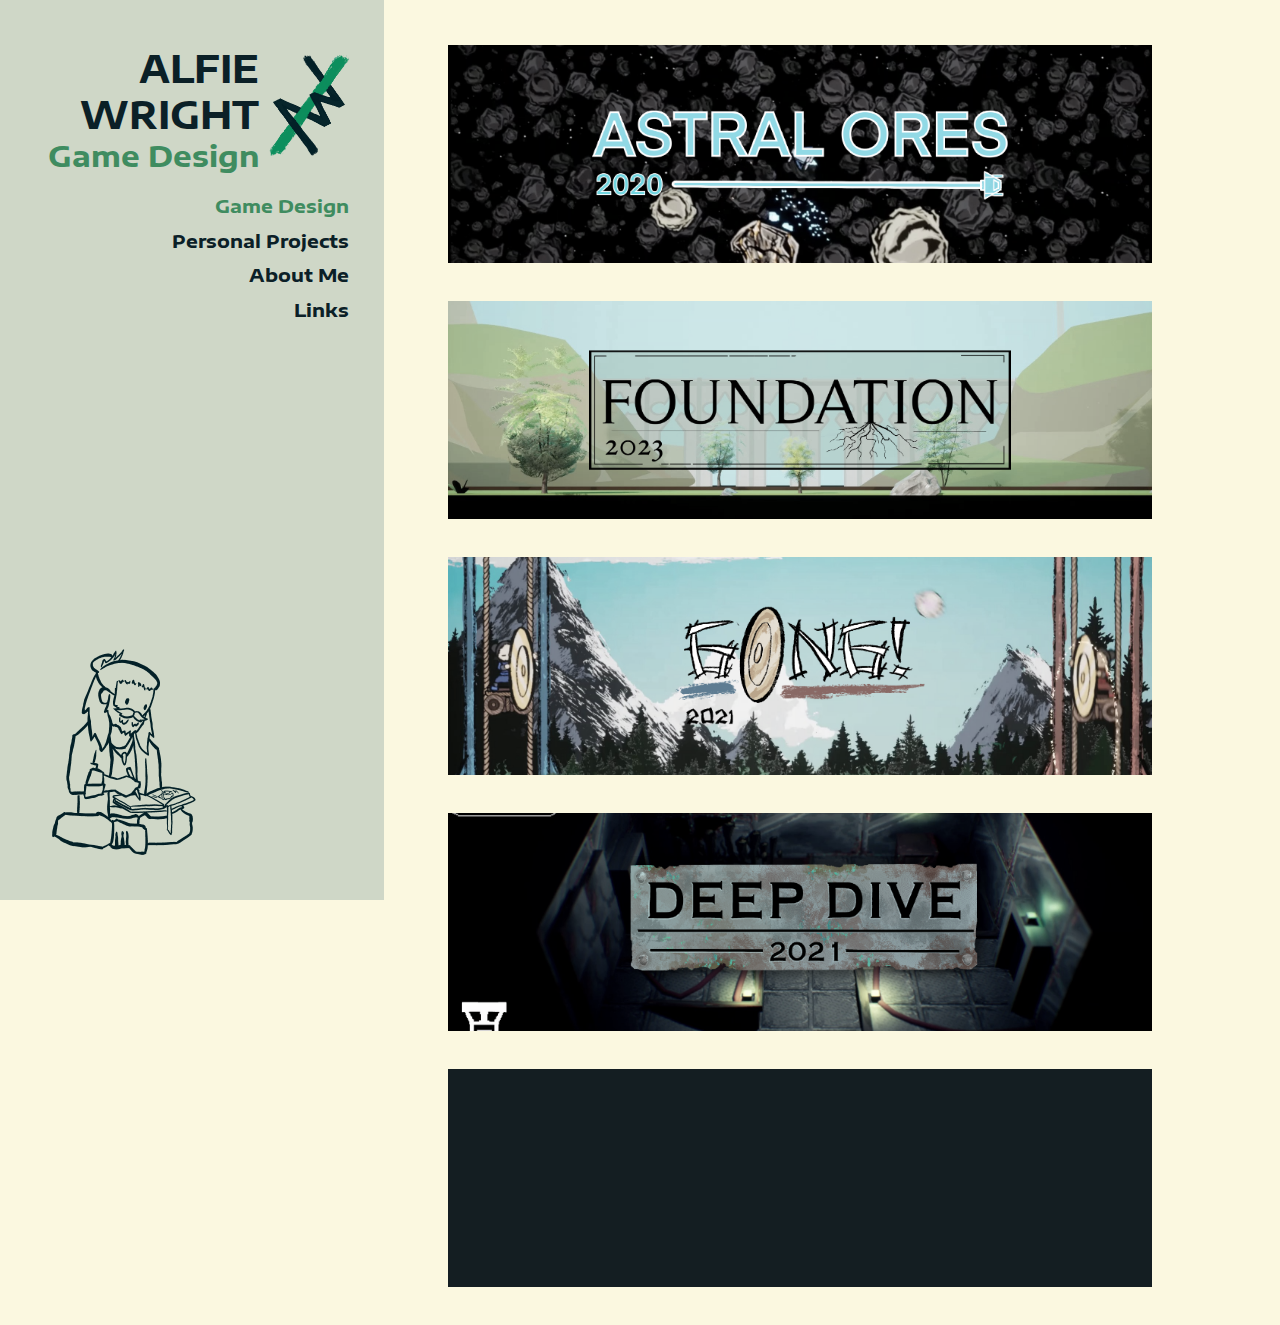
<file: index.html>
<!DOCTYPE html>
<html lang="en">
<head>
    <meta charset="UTF-8">
    <meta http-equiv="X-UA-Compatible" content="IE=edge">
    <meta name="viewport" content="width=device-width, initial-scale=1.0">
    <link rel="stylesheet" href="css/index.css">
    <script src="js/index.js" defer></script>
    <link rel="preconnect" href="https://fonts.googleapis.com">
    <link rel="preconnect" href="https://fonts.gstatic.com" crossorigin>
    <link href="https://fonts.googleapis.com/css2?family=Encode+Sans+Expanded&display=swap" rel="stylesheet">
    <title>Alfie Wright</title>
    <link rel="apple-touch-icon" sizes="180x180" href="favicon/apple-touch-icon.png">
    <link rel="icon" type="image/png" sizes="32x32" href="favicon/favicon-32x32.png">
    <link rel="icon" type="image/png" sizes="16x16" href="favicon/favicon-16x16.png">
    <link rel="manifest" href="favicon/site.webmanifest">
    <link rel="mask-icon" href="favicon/safari-pinned-tab.svg" color="#408c60">
    <meta name="msapplication-TileColor" content="#00a300">
    <meta name="theme-color" content="#ffffff">
</head>
<body>
    <div class="side-bar" >
        <div id="side-bar-menu">
            <div id="title">
                <div id="title-text">
                    <h1>
                        ALFIE WRIGHT
                    </h1>
                    <h2>
                        Game Design
                    </h2>
                </div>
                <div id="title-logo">
                    <img  class="logo" src="images/logo.png" alt="my logo">
                </div>
            </div>
            <div id="menu">
                <h3 class="menu-button selected">Game Design</h3>
                <a href="index.html"><h3 class="menu-button">Personal Projects</h3></a>
                <a href="about.html"><h3 class="menu-button">About Me</h3></a>
                <a href="https://linktr.ee/alfiewrightgames?utm_source=linktree_profile_share&ltsid=a021dda6-4839-4f9e-ab26-bf7019f820c7"><h3 class="menu-button">Links</h3></a>
            </div>
        </div>
        <div id="doodle">
            <img  class="doodles" src="images/drawing-doodle.gif" alt="A drawing of me sat down drawing">
        </div>
    </div>
    <div id="scrollable">
        <div id="spacer"></div>
        <a href="index.html">
            <div class="project-entry astral" id="astral">
                <div class="title-wrapper">
                    <div class="title astral"></div>
                </div>
            </div>
        </a>
        <a href="index.html">
            <div class="project-entry foundation" id="foundation">
                <div class="title-wrapper">
                    <div class="title foundation"></div>
                </div>
            </div>
        </a>
        <a href="index.html">
            <div class="project-entry gong" id="gong">
                <div class="title-wrapper">
                    <div class="title gong"></div>
                </div>
            </div>
        </a>
        <a href="index.html">
            <div class="project-entry dive" id="dive">
                <div class="title-wrapper">
                    <div class="title dive"></div>
                </div>
            </div>
        </a>
        <div class="project-entry"></div>
    </div>
</body>
</html>
</file>
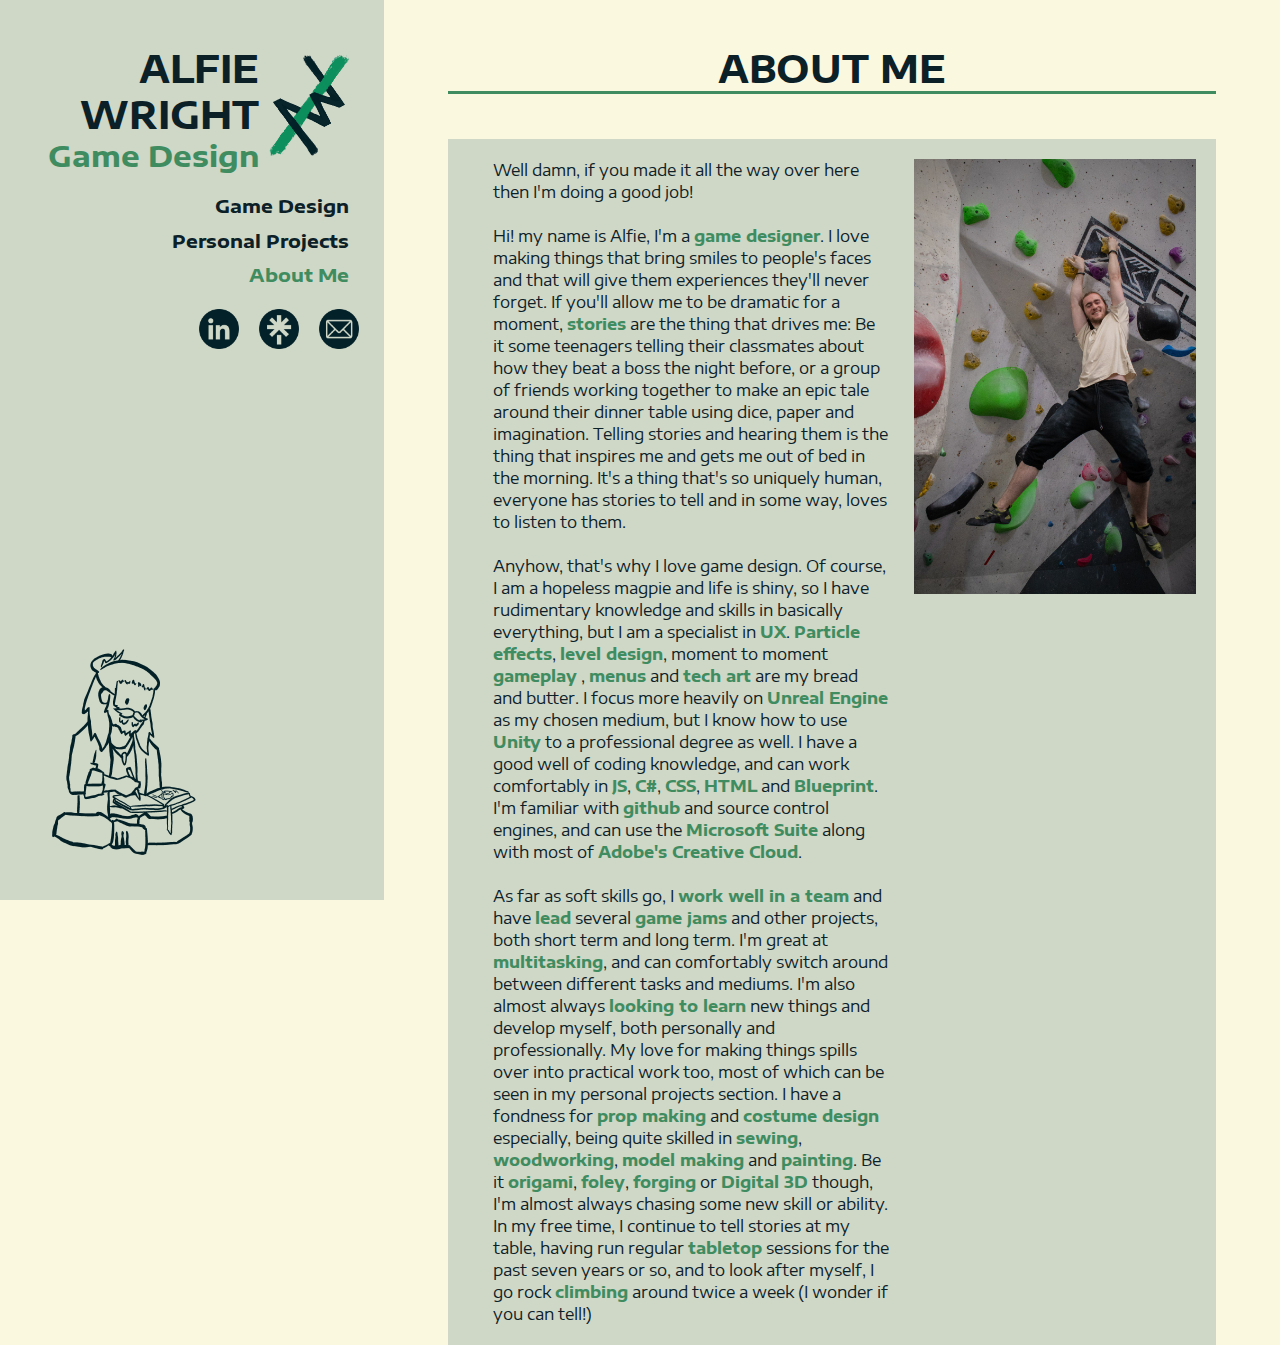
<file: about.html>
<!DOCTYPE html>
<html lang="en">
<head>
    <meta charset="UTF-8">
    <meta http-equiv="X-UA-Compatible" content="IE=edge">
    <meta name="viewport" content="width=device-width, initial-scale=1.0">
    <link rel="stylesheet" href="css/index.css">
    <script src="js/index.js" defer></script>
    <link rel="preconnect" href="https://fonts.googleapis.com">
    <link rel="preconnect" href="https://fonts.gstatic.com" crossorigin>
    <link href="https://fonts.googleapis.com/css2?family=Encode+Sans+Expanded&display=swap" rel="stylesheet">
    <title>Alfie Wright</title>
    <link rel="apple-touch-icon" sizes="180x180" href="favicon/apple-touch-icon.png">
    <link rel="icon" type="image/png" sizes="32x32" href="favicon/favicon-32x32.png">
    <link rel="icon" type="image/png" sizes="16x16" href="favicon/favicon-16x16.png">
    <link rel="manifest" href="favicon/site.webmanifest">
    <link rel="mask-icon" href="favicon/safari-pinned-tab.svg" color="#408c60">
    <meta name="msapplication-TileColor" content="#00a300">
    <meta name="theme-color" content="#ffffff">
</head>
<body>
    <div class="side-bar">
        <div id="side-bar-menu">
            <div id="title">
                <div id="title-text">
                    <h1>
                        ALFIE WRIGHT
                    </h1>
                    <h2>
                        Game Design
                    </h2>
                </div>
                <div id="title-logo">
                    <img  class="logo" src="images/logo.png" alt="my logo">
                </div>
            </div>
            <div id="menu">
                <a href="index.html"><h3 class="menu-button">Game Design</h3></a>
                <a href="index.html"><h3 class="menu-button">Personal Projects</h3></a>
                <h3 class="menu-button selected">About Me</h3>
                <div class="link-logo-menu">
                    <a>
                        <div class="link-logo linkedIn"></div>
                    </a>
                    <a>
                        <div class="link-logo linkTree"></div>
                    </a>
                    <div class="link-logo email" onclick="copyEmail()" onmouseout="outFunc()">
                        <div class="tooltip">
                            <span class="tooltiptext" id="myTooltip">Copy to clipboard</span>
                        </div>
                    </div>
                </div>
            </div>
        </div>
        <div id="doodle">
            <img  class="doodles" src="images/drawing-doodle.gif" alt="A doodle of me sat down drawing... very meta">
        </div>
    </div>
    <div id="fullWidthScrollable">
        <div id="spacer"></div>
        <div class="about-container">
            <h1 class="centered">ABOUT ME</h1>
            <div id="spacer"></div>
            <div class="about-content">
                <p>Well damn, if you made it all the way over here then I'm doing a good job! <br><br> 
                    Hi! my name is Alfie, I'm a <b>game designer</b>. I love making things that bring smiles to people's faces and that will give them experiences they'll never forget. If you'll allow me to be dramatic for a moment, <b>stories</b> are the thing that drives me: Be it some teenagers telling their classmates about how they beat a boss the night before, or a group of friends working together to make an epic tale around their dinner table using dice, paper and imagination. Telling stories and hearing them is the thing that inspires me and gets me out of bed in the morning. It's a thing that's so uniquely human, everyone has stories to tell and in some way, loves to listen to them. <br><br>
                    Anyhow, that's why I love game design. Of course, I am a hopeless magpie and life is shiny, so I have rudimentary knowledge and skills in basically everything, but I am a specialist in <b>UX</b>. <b>Particle effects</b>, <b>level design</b>, moment to moment <b>gameplay</b> , <b>menus</b> and <b>tech art</b> are my bread and butter. I focus more heavily on <b>Unreal Engine</b> as my chosen medium, but I know how to use <b>Unity</b> to a professional degree as well. I have a good well of coding knowledge, and can work comfortably in <b>JS</b>, <b>C#</b>, <b>CSS</b>, <b>HTML</b> and <b>Blueprint</b>. I'm familiar with <b>github</b> and source control engines, and can use the <b>Microsoft Suite</b> along with most of <b>Adobe's Creative Cloud</b>.  <br><br>
                    As far as soft skills go, I <b>work well in a team</b> and have <b>lead</b> several <b>game jams</b> and other projects, both short term and long term. I'm great at <b>multitasking</b>, and can comfortably switch around between different tasks and mediums. I'm also almost always <b>looking to learn</b> new things and develop myself, both personally and professionally. My love for making things spills over into practical work too, most of which can be seen in my personal projects section. I have a fondness for <b>prop making</b> and <b>costume design</b> especially, being quite skilled in <b>sewing</b>, <b>woodworking</b>, <b>model making</b> and <b>painting</b>. Be it <b>origami</b>, <b>foley</b>, <b>forging</b> or <b>Digital 3D</b> though, I'm almost always chasing some new skill or ability. In my free time, I continue to tell stories at my table, having run regular <b>tabletop</b> sessions for the past seven years or so, and to look after myself, I go rock <b>climbing</b> around twice a week (I wonder if you can tell!)
                </p>
                <img class="about-image"  src="images/about-image.png">
            </div>
        </div>
    </div>
</body>
</html>
</file>
<file: css/index.css>
html {
    overflow-y: scroll;
}
*{
    margin: 0;
}
body{
    background-color: #fbf8e0;
}
.side-bar{
    background-color: #cfd7c7;
    margin-left: 0;
    margin-right: auto;
    width: 30%;
    height: 100vh;
    position:fixed
}
#menu{
    display: block;
    margin-top: 20px;
}
.menu-button{
    text-align: right;
    margin-right: 10px;
}
#side-bar-menu{
    float: right;
    margin-top: 5vh;
    margin-right: 25px;
}
#title{
    display: flex;
    margin-bottom: 1vh;
}
#title-text{
    margin-top: auto;
    margin-bottom: auto;
}
.doodles{
    position: absolute;
    bottom: 5%;
    left: 10%;
    width: 20vw;
    transition: 0.5s;
}
h1{
    font-family: 'Encode Sans Expanded', sans-serif;
    color: #0b2027;
    text-align: right;
    font-size: 28pt;
    user-select: none;
}
h2{
    font-family: 'Encode Sans Expanded', sans-serif;
    color: #3f8c60;
    text-align: right;
    font-size: 22pt;
    user-select: none;
}
h3{
    font-family: 'Encode Sans Expanded', sans-serif;
    color: #0b2027;
    text-align: right;
    font-size: 14pt;
    line-height: 20pt;
    margin-bottom: 8px;
    user-select: none;
}
h3:hover{
    color: #6fa98a;
}
h3:active{
    color: #3f8c60;
}
p{
    font-family: 'Encode Sans Expanded', sans-serif;
    color: #0b2027;
    font-size: 12pt;
    margin-left: 25px;
    margin-right: 25px;
    line-height: 22px;
}
b{
    color: #3f8c60;
}
a{
    text-decoration: none;
}
.selected{
    color: #3f8c60;
}
.centered{
    text-align: center;
    display: block;
    border-style: none none solid none;
    border-color: #3f8c60;
}
.about-image{
    max-width:22vw;
    max-height:34vw;
    height: auto
}
.about-content{
    display: flex;
    background-color: #cfd7c7;
    padding: 20px;
}
.logo{
    margin-top: 10px;
    width: 100px;
}
#scrollable{
    background-color: #fbf8e0;
    margin-left: auto;
    margin-right: 10%;
    width: 55%;
}
#fullWidthScrollable{
    background-color: #fbf8e0;
    margin-left: auto;
    margin-right: 5%;
    width: 60%;
}
.filler{
    width: 100%;
    margin-left: auto;
}
.project-entry{
    background-color: #0b2027;
    width: 100%;
    height: 17vw;
    margin-bottom: 3vw;
    background-size: cover;
    background-position-y: center;
    background-clip: border-box;
    filter: saturate(50%);
    transition-property: background-image;
    transition-duration: 0.2s;
}
.project-entry:hover{
    filter: saturate(100%);
}
#spacer{
    height: 5vh;
    background-color: #fbf8e0;
}
.title-wrapper{
    width: 100%;
    height: 100%;
    transition: 0.2s;
    position: relative;
}
.title-wrapper:hover{
    opacity: 0;
}
.title{
    margin: auto;
    left: 0;
    right: 0;
    top: 0;
    bottom: 0;
    position: absolute;
    width: 60%;
    height: 60%;
    background-size:cover;
    background-repeat: no-repeat;
    background-position-y: center;
    background-clip: border-box;
    background-image: url(../images/logo.png);
}
.title.astral{
    background-image: url(../images/astral-ores-logo.png);
}
.project-entry.astral{
    background-image: url(../images/astral-ores-thumbnail.jpg);
}
.project-entry.astral:hover{
    background-image: url(../images/astral-ores-gif.gif);
}
.title.foundation{
    background-image: url(../images/foundation-logo.png);
}
.project-entry.foundation{
    background-image: url(../images/foundation-thumbnail.jpg);
}
.project-entry.foundation:hover{
    background-image: url(../images/foundation-gif.gif);
}
.title.gong{
    background-image: url(../images/gong-logo.png);
}
.project-entry.gong{
    background-image: url(../images/gong-thumbnail.jpg);
}
.project-entry.gong:hover{
    background-image: url(../images/gong-gif.gif);
}
.title.dive{
    background-image: url(../images/dive-logo.png);
}
.project-entry.dive{
    background-image: url(../images/dive-thumbnail.jpg);
}
.project-entry.dive:hover{
    background-image: url(../images/dive-gif.gif);
}
.link-logo-menu{
    display: flex;
    justify-content: flex-end;
    margin-top: 20px;
}
.link-logo{
    width: 40px;
    height: 40px;
    margin-left: 20px;
    background-size:cover;
    background-repeat: no-repeat;
    background-position-y: center;
    background-clip: border-box;
    background-image: url(../images/logo.png);
}
.link-logo.linkedIn{
    background-image: url(../images/linkedIn-logo.png);
}
.link-logo.linkTree{
    background-image: url(../images/linkTree-logo.png);
}
.link-logo.email{
    background-image: url(../images/email-logo.png);
}
.tooltip {
    position: relative;
    display: inline-block;
    width: 100%;
    height: 100%;
  }
  
  .tooltip .tooltiptext {
    visibility: hidden;
    width: 140px;
    background-color: #555;
    color: #fff;
    text-align: center;
    border-radius: 6px;
    padding: 5px;
    position: absolute;
    z-index: 1;
    bottom: -100%;
    left: 50%;
    margin-left: -75px;
    opacity: 0;
    transition: opacity 0.3s;
  }
  
  .tooltip .tooltiptext::after {
    content: "";
    position: absolute;
    bottom: 100%;
    left: 50%;
    margin-left: -5px;
    border-width: 5px;
    border-style: solid;
    border-color: #555 transparent transparent transparent;
  }
  
  .tooltip:hover .tooltiptext {
    visibility: visible;
    opacity: 1;
  }
</file>
